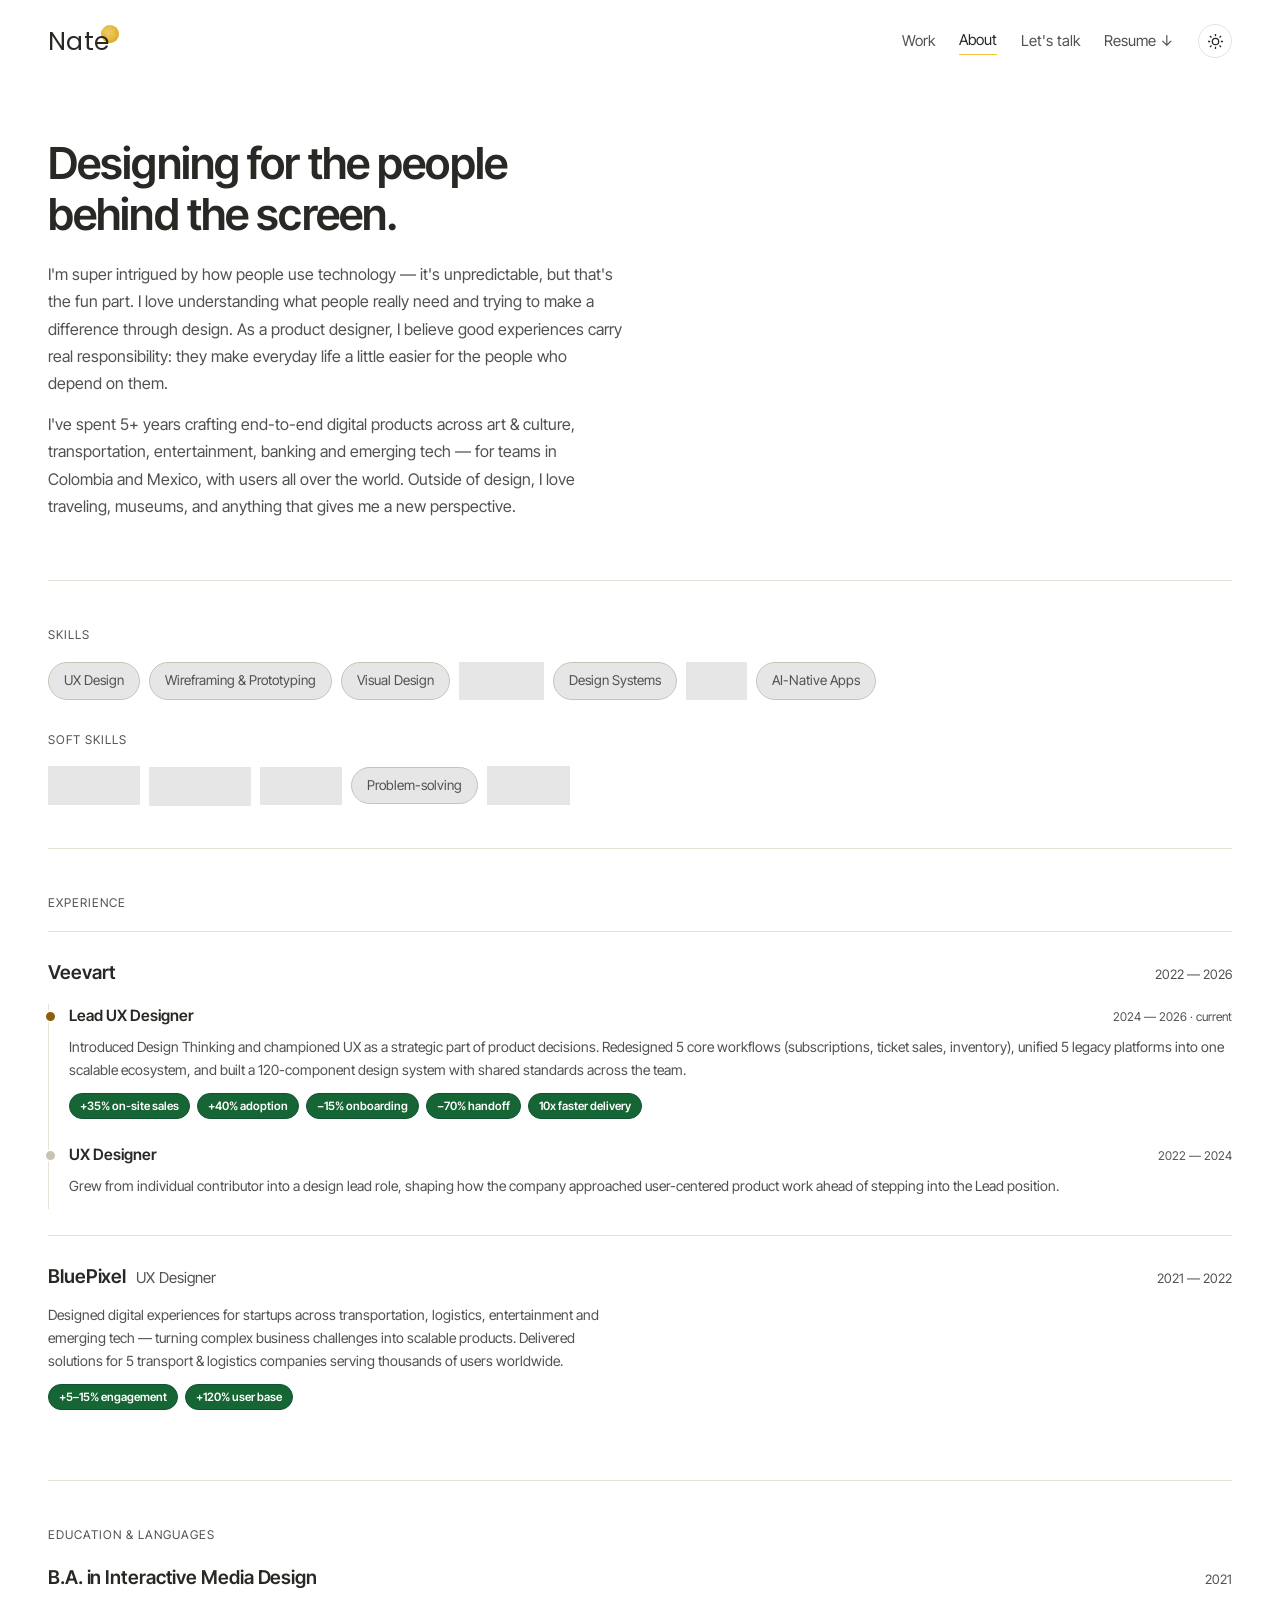
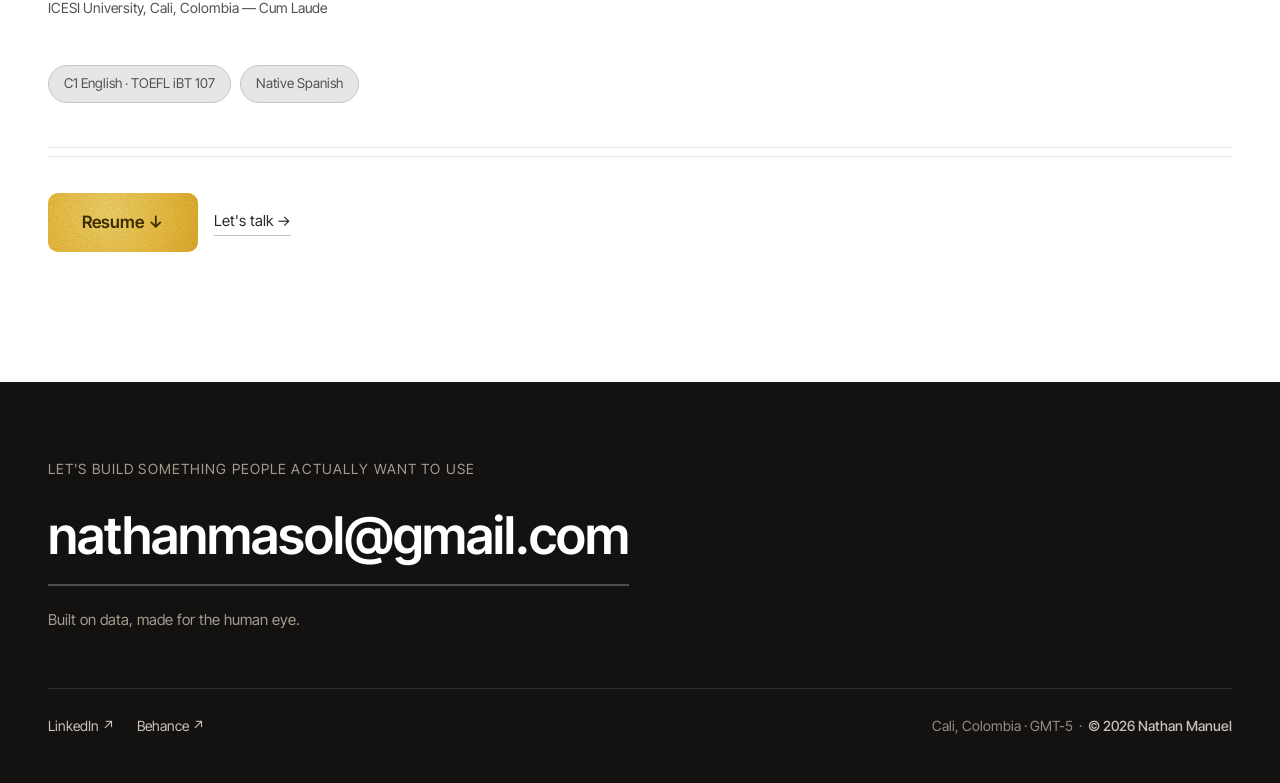
<file: uploads/about.html>
<!DOCTYPE html>
<html lang="en" data-theme="light">
<head>
<meta charset="UTF-8">
<meta name="viewport" content="width=device-width, initial-scale=1.0">
<title>About — Nathan Manuel</title>
<meta name="description" content="About Nathan Manuel (Nate) — Senior Product Designer. Background, skills, and experience across art & culture, transport, banking and emerging tech.">
<link rel="preconnect" href="https://fonts.googleapis.com">
<link rel="preconnect" href="https://fonts.gstatic.com" crossorigin>
<link href="https://fonts.googleapis.com/css2?family=Inter+Tight:ital,wght@0,400;0,500;0,600;0,700;1,500;1,600&family=Poppins:wght@400;500&display=swap" rel="stylesheet">
<style>
:root{
  --bg:#ffffff; --bg-hero:#ffffff; --bg-foot:#141210;
  --ink:#282825; --ink-soft:#52514e; --muted:#52514e; --faint:#a39c8f;
  --line:#e7e3d9; --line-soft:#f0ece3;
  --card:#ffffff;
  --border-strong:#c9c3b5;
  --menu-bg:#ffffff;--menu-border:#e0dcd1;
  --yellow:#F5C542; --yellow-deep:#8a5e0a; --yellow-tx:#3d2c00;
  --on-hero:#282825; --on-hero-soft:#52514e;
  --radius:10px; --card-radius:18px; --maxw:1400px;
}
[data-theme="dark"] .sec-meta{color:#a39c8f;}
[data-theme="dark"]{
  --bg:#141210; --bg-hero:#141210; --bg-foot:#0d0b0a;
  --ink:#f5f2ec; --ink-soft:#c8c3b8; --muted:#8f887c; --faint:#6b6459;
  --line:#2a2621; --line-soft:#221f1b;
  --card:#1c1915;
  --border-strong:#4a453d;
  --menu-bg:#231f1a;--menu-border:#3a352d;
  --yellow-deep:#F5C542;
  --on-hero:#ffffff; --on-hero-soft:rgba(255,255,255,0.6);
}
*{box-sizing:border-box;}
html{scroll-behavior:smooth;-webkit-font-smoothing:antialiased;}
@media (prefers-reduced-motion:reduce){html{scroll-behavior:auto;}*{animation-duration:.01ms!important;transition-duration:.01ms!important;}}
body{margin:0;background:var(--bg);color:var(--ink);font-family:'Inter Tight',system-ui,sans-serif;font-size:16px;line-height:1.6;transition:background .3s ease,color .3s ease;}
a{color:inherit;text-decoration:none;}
img{max-width:100%;display:block;}
:focus-visible{outline:2px solid var(--yellow-deep);outline-offset:3px;border-radius:2px;}
.wrap{max-width:var(--maxw);margin:0 auto;padding:0 48px;}

/* svg defs holder */
.defs{position:absolute;width:0;height:0;}

/* ---- Header ---- */
.site-head{display:flex;justify-content:space-between;align-items:center;padding:24px 0;}
.brand{position:relative;display:inline-block;line-height:1;font-family:'Poppins',sans-serif;font-weight:400;font-size:25px;letter-spacing:.01em;color:var(--on-hero);isolation:isolate;}
.brand .dot{position:absolute;right:-10px;top:-4px;width:18px;height:18px;z-index:0;}
.nav{display:flex;gap:24px;align-items:center;font-size:15px;}
.nav a{color:var(--on-hero-soft);transition:color .16s ease;}
.nav a:hover{color:var(--on-hero);}
.nav .talk{border-bottom:1.5px solid var(--yellow);padding-bottom:2px;color:var(--on-hero);}
.nav-links{display:flex;gap:24px;align-items:center;}
.nav-cv{display:inline-block;color:var(--on-hero-soft);transition:color .16s ease;}
.nav-cv:hover{color:var(--on-hero);}
.hamburger{display:none;flex-direction:column;gap:5px;width:40px;height:40px;border:0.5px solid var(--line);border-radius:10px;background:none;cursor:pointer;align-items:center;justify-content:center;padding:0;}
.hamburger span{display:block;width:18px;height:1.6px;background:var(--on-hero);transition:transform .22s ease,opacity .22s ease;}
.hamburger.open span:nth-child(1){transform:translateY(6.6px) rotate(45deg);}
.hamburger.open span:nth-child(2){opacity:0;}
.hamburger.open span:nth-child(3){transform:translateY(-6.6px) rotate(-45deg);}

.theme-toggle{background:none;border:0.5px solid var(--line);color:var(--on-hero);width:34px;height:34px;border-radius:50%;cursor:pointer;display:flex;align-items:center;justify-content:center;transition:background .16s ease,border-color .16s;}
.theme-toggle:hover{border-color:var(--yellow-deep);}
.theme-toggle svg{width:17px;height:17px;stroke:currentColor;fill:none;stroke-width:1.8;}
.theme-toggle .moon{display:none;}
[data-theme="dark"] .theme-toggle .sun{display:none;}
[data-theme="dark"] .theme-toggle .moon{display:block;}

/* ---- Hero ---- */
.hero-sec{background:var(--bg-hero);transition:background .3s ease;}
.hero{display:grid;grid-template-columns:1fr 340px;gap:60px;align-items:stretch;padding:56px 0 100px;}
.hero-left{min-width:0;}
.hero-portrait{position:relative;align-self:stretch;width:100%;min-height:440px;background:rgba(0,0,0,0.04);border:0.5px solid var(--line);border-radius:20px;overflow:hidden;}
.hero-portrait img{position:absolute;inset:0;width:100%;height:100%;object-fit:cover;object-position:center;}
.hero-hello{display:flex;align-items:center;gap:16px;margin-bottom:32px;}
.hero-hello span{font-size:17px;font-weight:500;color:var(--ink-soft);white-space:nowrap;}
.hero-hello .deco{flex:1;height:5px;max-width:130px;border-radius:3px;background:var(--yellow);position:relative;overflow:hidden;}
.hero-hello .deco span{position:absolute;inset:0;filter:url(#paint-line);opacity:.5;}
.hero h1{font-size:clamp(48px,6vw,92px);font-weight:700;letter-spacing:-0.03em;line-height:.92;color:var(--on-hero);margin:0 0 24px;text-transform:uppercase;}
.hero h1 em{font-style:italic;font-weight:600;}
.hero h1 em.hl{color:inherit;}
.hero .slogan{font-size:clamp(24px,3vw,32px);font-weight:600;color:var(--on-hero);margin:0 0 18px;letter-spacing:-0.02em;line-height:1.15;}
.hero .slogan .he{font-style:italic;font-weight:500;}
.hero .role{font-size:clamp(18px,2vw,21px);color:var(--ink-soft);margin:0 0 38px;line-height:1.5;}
.hero .role .rot{display:inline-block;vertical-align:bottom;overflow:hidden;height:1.5em;position:relative;}
.hero .role .rot-track{display:flex;flex-direction:column;transition:transform .5s cubic-bezier(.16,1,.3,1);}
.hero .role .rot-track > span{height:1.5em;line-height:1.5em;color:var(--on-hero);font-weight:600;white-space:nowrap;}
.hero-cta{display:flex;gap:18px;align-items:center;}
.btn-y{position:relative;overflow:hidden;display:inline-flex;align-items:center;color:var(--yellow-tx);font-size:17px;font-weight:600;padding:16px 34px;border-radius:var(--radius);transition:transform .16s ease;}
.btn-y:hover{transform:translateY(-1px);}
.btn-y .fill{position:absolute;inset:0;z-index:0;background:radial-gradient(circle at 40% 35%,#FBDB6E,#F5C542 60%,#E8B32E);}
.btn-y .tex{position:absolute;inset:0;z-index:0;filter:url(#paint-btn);opacity:.5;}
.btn-y span.t{position:relative;z-index:1;}
.link-u{font-size:16px;color:var(--on-hero);border-bottom:1.5px solid var(--line);padding-bottom:2px;transition:border-color .16s;}
.link-u:hover{border-color:var(--yellow-deep);}

[data-theme="dark"] .hero-portrait{background:rgba(255,255,255,0.05);}

/* ---- Work ---- */
.work{padding:76px 0 30px;}
.sec-head{display:flex;justify-content:space-between;align-items:baseline;margin-bottom:24px;}
.sec-label{font-size:13px;color:var(--muted);text-transform:uppercase;letter-spacing:.08em;}
.sec-meta{font-size:13px;color:#767065;}
.cards{display:flex;flex-direction:column;gap:20px;}
.card{position:relative;border-radius:var(--card-radius);overflow:hidden;height:232px;display:block;transition:transform .22s ease,box-shadow .22s ease;}
.card:hover{transform:translateY(-3px);box-shadow:0 20px 46px -20px rgba(0,0,0,.55);}
.card-img{position:absolute;inset:0;width:100%;height:100%;object-fit:cover;transition:transform .5s ease;}
.card:hover .card-img{transform:scale(1.04);}
.card-tint{position:absolute;inset:0;background:linear-gradient(to right,rgba(14,11,8,.84) 0%,rgba(14,11,8,.56) 42%,rgba(14,11,8,.12) 72%,rgba(14,11,8,0) 100%);}
.card-blur{position:absolute;inset:0;-webkit-mask:linear-gradient(to right,#000 0%,#000 26%,transparent 55%);mask:linear-gradient(to right,#000 0%,#000 26%,transparent 55%);backdrop-filter:blur(9px);-webkit-backdrop-filter:blur(9px);}
.card-body{position:relative;height:100%;display:flex;flex-direction:column;justify-content:center;padding:28px 30px;max-width:70%;}
.card-meta{display:flex;align-items:center;gap:9px;flex-wrap:wrap;font-size:12px;letter-spacing:.07em;text-transform:uppercase;color:rgba(255,255,255,.85);margin-bottom:12px;}
.card-meta .sep{opacity:.5;}
.card h3{font-size:clamp(22px,2.6vw,27px);font-weight:600;color:#fff;line-height:1.08;margin:0 0 9px;letter-spacing:-0.01em;}
.card p{font-size:14.5px;color:rgba(255,255,255,.85);margin:0 0 15px;max-width:92%;}
.metric{display:inline-flex;align-items:center;gap:7px;align-self:flex-start;background:rgba(255,255,255,.16);border:0.5px solid rgba(255,255,255,.28);backdrop-filter:blur(10px);-webkit-backdrop-filter:blur(10px);border-radius:30px;padding:6px 14px;color:#fff;font-size:13px;font-weight:500;}
.metric svg{width:15px;height:15px;stroke:currentColor;fill:none;stroke-width:2;}
.go{position:absolute;bottom:18px;right:18px;width:46px;height:46px;border-radius:50%;background:rgba(255,255,255,.18);border:0.5px solid rgba(255,255,255,.34);backdrop-filter:blur(12px);-webkit-backdrop-filter:blur(12px);display:flex;align-items:center;justify-content:center;color:#fff;transition:background .16s ease;}
.card:hover .go{background:rgba(255,255,255,.3);}
.go svg{width:20px;height:20px;stroke:currentColor;fill:none;stroke-width:2;}

/* ---- Footer ---- */
.foot-sec{background:var(--bg-foot);color:#fff;margin-top:70px;transition:background .3s ease;}
.foot-in{padding:76px 0 46px;}
.foot-cta{font-size:14px;color:#a39c8f;text-transform:uppercase;letter-spacing:.08em;margin:0 0 14px;}
.foot-email{display:inline-block;max-width:100%;font-size:clamp(22px,5.5vw,52px);font-weight:600;letter-spacing:-0.02em;color:#fff;border-bottom:2px solid rgba(255,255,255,.25);padding-bottom:6px;word-break:break-word;transition:border-color .16s ease,color .16s;}
.foot-email:hover{border-color:var(--yellow);color:var(--yellow);}
.foot-tag{font-size:15px;color:#a39c8f;margin:22px 0 0;max-width:40ch;}
.foot-bottom{display:flex;justify-content:space-between;align-items:center;flex-wrap:wrap;gap:14px;margin-top:56px;padding-top:26px;border-top:0.5px solid rgba(255,255,255,.12);font-size:14px;}
.foot-social{display:flex;gap:22px;}
.foot-social a{color:#c8c3b8;transition:color .16s ease;}
.foot-social a:hover{color:#fff;}
.foot-loc{color:#948d81;}
.foot-loc b{font-weight:500;color:#c8c3b8;}

@media (max-width:860px){
  /* Hamburguesa visible, links colapsan a menú desplegable */
  .hamburger{display:flex;}
  .nav{gap:12px;}
  .nav-links{
    position:absolute;top:72px;right:22px;left:22px;
    flex-direction:column;align-items:stretch;gap:0;
    background:var(--menu-bg);border:1px solid var(--menu-border);border-radius:16px;
    padding:8px;box-shadow:0 24px 60px -12px rgba(0,0,0,.45);
    opacity:0;visibility:hidden;transform:translateY(-8px);
    transition:opacity .2s ease,transform .2s ease,visibility .2s;
    z-index:60;
  }
  .nav-links.open{opacity:1;visibility:visible;transform:translateY(0);}
  .nav-links a{padding:13px 14px;border-radius:9px;font-size:16px;width:100%;}
  .nav-links a:hover{background:rgba(0,0,0,0.04);}
  .nav-links .talk{border-bottom:none;color:var(--on-hero);}
  .nav-cv{display:block !important;color:var(--yellow-deep);font-weight:600;border-top:0.5px solid var(--line);margin-top:4px;}
  [data-theme="dark"] .nav-links a:hover{background:rgba(255,255,255,0.06);}
}
@media (max-width:760px){
  .wrap{padding:0 22px;}
  .site-head{position:relative;}
  .hero{grid-template-columns:1fr;gap:28px;padding:24px 0 60px;text-align:center;}
  .hero-left{max-width:100%;}
  /* Foto de lado a lado (respeta márgenes del .wrap) */
  .hero-portrait{position:relative;order:2;width:100%;max-width:none;aspect-ratio:4/5;min-height:unset;height:auto;}
  /* Hello centrado */
  .hero-hello{justify-content:center;}
  .hero-hello .deco{max-width:80px;}
  /* Botones centrados */
  .hero-cta{justify-content:center;}
  .card{height:auto;min-height:250px;}
  .card-body{max-width:88%;}
  .card-tint{background:linear-gradient(to right,rgba(14,11,8,.88) 0%,rgba(14,11,8,.66) 60%,rgba(14,11,8,.34) 100%);}
  .foot-bottom{flex-direction:column;align-items:flex-start;}
}
@media (max-width:380px){
  .brand{font-size:22px;}
}

/* ---- About page specific ---- */
:root{--bg-ok:#166534;--tx-ok:#ffffff;--badge-border:#0f5132;}
[data-theme="dark"]{--bg-ok:#14532d;--tx-ok:#86efac;--badge-border:#1c6b3a;}

.about-hero{padding:56px 0 60px;border-bottom:0.5px solid var(--line);}
.about-hero h1{font-size:clamp(30px,4.2vw,44px);font-weight:600;letter-spacing:-0.02em;line-height:1.15;margin:0 0 22px;max-width:20ch;color:var(--on-hero);}
.about-hero .bio{font-size:16px;line-height:1.7;color:var(--ink-soft);max-width:64ch;margin:0 0 14px;}
.about-hero .bio:last-of-type{margin-bottom:0;}

.about-section{padding:44px 0;border-bottom:0.5px solid var(--line);}
.about-section:last-of-type{border-bottom:none;}
.about-label{font-size:12px;color:var(--muted);text-transform:uppercase;letter-spacing:.08em;margin:0 0 18px;}

.tags{display:flex;flex-wrap:wrap;gap:9px;}
.tag{font-size:13.5px;padding:7px 15px;border:0.5px solid var(--border-strong);border-radius:20px;color:var(--ink-soft);background:rgba(20,18,15,0.10);backdrop-filter:blur(10px) saturate(1.3);-webkit-backdrop-filter:blur(10px) saturate(1.3);}
[data-theme="dark"] .tag{background:rgba(255,255,255,0.14);border-color:rgba(255,255,255,0.18);}
.tags-block + .tags-block{margin-top:30px;}

.exp-company{padding:26px 0;border-top:0.5px solid var(--line);}

.exp-head{display:flex;justify-content:space-between;align-items:baseline;margin-bottom:8px;flex-wrap:wrap;gap:6px;}
.exp-head .name{font-size:19px;font-weight:600;letter-spacing:-0.005em;color:var(--on-hero);}
.exp-head .role-inline{font-size:15px;color:var(--ink-soft);margin-left:10px;font-weight:400;}
.exp-head .dates{font-size:13px;color:var(--muted);white-space:nowrap;}

.exp-timeline{padding-left:20px;border-left:1.5px solid var(--line);display:flex;flex-direction:column;gap:24px;margin-top:16px;}
.exp-role{position:relative;}
.exp-role::before{content:'';position:absolute;left:-25.5px;top:6px;width:9px;height:9px;border-radius:50%;background:var(--border-strong);border:2px solid var(--bg);}
.exp-role.current::before{background:var(--yellow-deep);}
.exp-role-head{display:flex;justify-content:space-between;align-items:baseline;margin-bottom:6px;flex-wrap:wrap;gap:4px;}
.exp-role-head .title{font-size:15.5px;font-weight:600;color:var(--on-hero);}
.exp-role-head .when{font-size:12px;color:var(--muted);white-space:nowrap;}
.exp-role p{font-size:14px;line-height:1.65;color:var(--ink-soft);margin:0 0 12px;}

.badges{display:flex;flex-wrap:wrap;gap:7px;}
.badge{font-size:11.5px;font-weight:600;padding:3px 10px;border-radius:20px;background:var(--bg-ok);color:var(--tx-ok);border:0.5px solid var(--badge-border);}

.exp-simple p{font-size:14px;line-height:1.65;color:var(--ink-soft);margin:10px 0 12px;max-width:70ch;}

.about-cta{display:flex;gap:16px;align-items:center;padding:36px 0 60px;margin-top:8px;border-top:0.5px solid var(--line);flex-wrap:wrap;}
.link-arrow{font-size:15px;color:var(--on-hero);border-bottom:1.5px solid var(--border-strong);padding-bottom:2px;transition:border-color .16s ease;}
.link-arrow:hover{border-color:var(--yellow-deep);}

@media (max-width:760px){
  .about-hero{text-align:center;padding:36px 0 44px;}
  .about-hero h1{max-width:100%;margin-left:auto;margin-right:auto;}
  .about-hero .bio{max-width:100%;text-align:left;}
  .exp-head{flex-direction:column;align-items:flex-start;}
  .about-cta{justify-content:center;}
}

</style>
</head>
<body>

<svg class="defs" aria-hidden="true"><defs>
  <radialGradient id="yg" cx="42%" cy="38%" r="70%"><stop offset="0%" stop-color="#FBDB6E"/><stop offset="60%" stop-color="#F5C542"/><stop offset="100%" stop-color="#E8B32E"/></radialGradient>
  <filter id="paint-dot"><feTurbulence type="fractalNoise" baseFrequency="0.09" numOctaves="5" seed="4" result="n"/><feColorMatrix in="n" type="matrix" values="0 0 0 0 0  0 0 0 0 0  0 0 0 0 0  0 0 0 0.5 0" result="na"/><feComposite in="na" in2="SourceGraphic" operator="in" result="d"/><feMerge><feMergeNode in="SourceGraphic"/><feMergeNode in="d"/></feMerge></filter>
  <filter id="paint-btn" x="0" y="0" width="100%" height="100%"><feTurbulence type="fractalNoise" baseFrequency="0.9" numOctaves="4" seed="4" result="n"/><feColorMatrix in="n" type="matrix" values="0 0 0 0 0  0 0 0 0 0  0 0 0 0 0  0 0 0 0.35 0"/></filter>
  <filter id="paint-line" x="0" y="0" width="100%" height="100%"><feTurbulence type="fractalNoise" baseFrequency="0.4 0.9" numOctaves="4" seed="7" result="n"/><feColorMatrix in="n" type="matrix" values="0 0 0 0 0  0 0 0 0 0  0 0 0 0 0  0 0 0 0.4 0"/></filter>
</defs></svg>

<div class="hero-sec">
  <div class="wrap">
    <header class="site-head">
      <a href="index.html" class="brand" aria-label="Nate — home"><span style="position:relative;z-index:1">Nate</span><svg class="dot" viewBox="0 0 100 100" aria-hidden="true"><circle cx="50" cy="50" r="50" fill="url(#yg)"/><g filter="url(#paint-dot)"><circle cx="50" cy="50" r="50" fill="url(#yg)" opacity="0.55"/></g></svg></a>
      <nav class="nav" aria-label="Primary">
        <div class="nav-links" id="navLinks">
          <a href="index.html#work">Work</a>
          <a href="about.html" class="talk" aria-current="page">About</a>
          <a href="mailto:nathanmasol@gmail.com">Let's talk</a>
          <a href="cv.pdf" download class="nav-cv">Resume ↓</a>
        </div>
        <button class="hamburger" id="hamburger" aria-label="Open menu" aria-expanded="false" aria-controls="navLinks">
          <span></span><span></span><span></span>
        </button>
        <button class="theme-toggle" id="themeBtn" aria-label="Toggle dark mode">
          <svg class="sun" viewBox="0 0 24 24"><circle cx="12" cy="12" r="4.5"/><path d="M12 1.5v3M12 19.5v3M4.2 4.2l2.1 2.1M17.7 17.7l2.1 2.1M1.5 12h3M19.5 12h3M4.2 19.8l2.1-2.1M17.7 6.3l2.1-2.1"/></svg>
          <svg class="moon" viewBox="0 0 24 24"><path d="M20 14.5A8 8 0 1 1 9.5 4a6.5 6.5 0 0 0 10.5 10.5z"/></svg>
        </button>
      </nav>
    </header>

    <section class="about-hero">
      <h1>Designing for the people behind the screen.</h1>
      <p class="bio">I'm super intrigued by how people use technology — it's unpredictable, but that's the fun part. I love understanding what people really need and trying to make a difference through design. As a product designer, I believe good experiences carry real responsibility: they make everyday life a little easier for the people who depend on them.</p>
      <p class="bio">I've spent 5+ years crafting end-to-end digital products across art &amp; culture, transportation, entertainment, banking and emerging tech — for teams in Colombia and Mexico, with users all over the world. Outside of design, I love traveling, museums, and anything that gives me a new perspective.</p>
    </section>
  </div>
</div>

<main>
<div class="wrap">

  <section class="about-section">
    <div class="tags-block">
      <p class="about-label">Skills</p>
      <div class="tags">
        <span class="tag">UX Design</span>
        <span class="tag">Wireframing &amp; Prototyping</span>
        <span class="tag">Visual Design</span>
        <span class="tag">Research</span>
        <span class="tag">Design Systems</span>
        <span class="tag">Agile</span>
        <span class="tag">AI-Native Apps</span>
      </div>
    </div>
    <div class="tags-block">
      <p class="about-label">Soft skills</p>
      <div class="tags">
        <span class="tag">Teamwork</span>
        <span class="tag">Adaptability</span>
        <span class="tag">Curiosity</span>
        <span class="tag">Problem-solving</span>
        <span class="tag">Empathy</span>
      </div>
    </div>
  </section>

  <section class="about-section">
    <p class="about-label">Experience</p>

    <div class="exp-company">
      <div class="exp-head">
        <span class="name">Veevart</span>
        <span class="dates">2022 — 2026</span>
      </div>
      <div class="exp-timeline">
        <div class="exp-role current">
          <div class="exp-role-head">
            <span class="title">Lead UX Designer</span>
            <span class="when">2024 — 2026 · current</span>
          </div>
          <p>Introduced Design Thinking and championed UX as a strategic part of product decisions. Redesigned 5 core workflows (subscriptions, ticket sales, inventory), unified 5 legacy platforms into one scalable ecosystem, and built a 120-component design system with shared standards across the team.</p>
          <div class="badges">
            <span class="badge">+35% on-site sales</span>
            <span class="badge">+40% adoption</span>
            <span class="badge">−15% onboarding</span>
            <span class="badge">−70% handoff</span>
            <span class="badge">10x faster delivery</span>
          </div>
        </div>
        <div class="exp-role">
          <div class="exp-role-head">
            <span class="title">UX Designer</span>
            <span class="when">2022 — 2024</span>
          </div>
          <p>Grew from individual contributor into a design lead role, shaping how the company approached user-centered product work ahead of stepping into the Lead position.</p>
        </div>
      </div>
    </div>

    <div class="exp-company exp-simple">
      <div class="exp-head">
        <span><span class="name">BluePixel</span><span class="role-inline">UX Designer</span></span>
        <span class="dates">2021 — 2022</span>
      </div>
      <p>Designed digital experiences for startups across transportation, logistics, entertainment and emerging tech — turning complex business challenges into scalable products. Delivered solutions for 5 transport &amp; logistics companies serving thousands of users worldwide.</p>
      <div class="badges">
        <span class="badge">+5–15% engagement</span>
        <span class="badge">+120% user base</span>
      </div>
    </div>
  </section>

  <section class="about-section">
    <p class="about-label">Education &amp; languages</p>
    <div class="exp-company" style="border-top:none;padding-top:0;">
      <div class="exp-head" style="margin-bottom:4px;">
        <span class="name">B.A. in Interactive Media Design</span>
        <span class="dates">2021</span>
      </div>
      <p style="font-size:14px;color:var(--ink-soft);margin:0;">ICESI University, Cali, Colombia — Cum Laude</p>
    </div>
    <div class="tags" style="margin-top:20px;">
      <span class="tag">C1 English · TOEFL iBT 107</span>
      <span class="tag">Native Spanish</span>
    </div>
  </section>

  <section class="about-cta">
    <a href="cv.pdf" download class="btn-y"><span class="fill"></span><span class="tex"></span><span class="t">Resume ↓</span></a>
    <a href="mailto:nathanmasol@gmail.com" class="link-arrow">Let's talk →</a>
  </section>

</div>
</main>

<div class="foot-sec" id="contact">
  <div class="wrap">
    <div class="foot-in">
      <p class="foot-cta">Let's build something people actually want to use</p>
      <a href="mailto:nathanmasol@gmail.com" class="foot-email">nathanmasol@gmail.com</a>
      <p class="foot-tag">Built on data, made for the human eye.</p>
      <div class="foot-bottom">
        <div class="foot-social">
          <a href="https://www.linkedin.com/in/nathanmanuelux/" target="_blank" rel="noopener">LinkedIn ↗</a>
          <a href="https://www.behance.net/nathanmanuel" target="_blank" rel="noopener">Behance ↗</a>
        </div>
        <div class="foot-loc">Cali, Colombia · GMT-5 &nbsp;·&nbsp; <b>© <span id="yr"></span> Nathan Manuel</b></div>
      </div>
    </div>
  </div>
</div>

<script>
(function(){
  var root=document.documentElement, btn=document.getElementById('themeBtn');
  var saved=null; try{saved=localStorage.getItem('theme');}catch(e){}
  if(saved){root.setAttribute('data-theme',saved);}
  else if(window.matchMedia&&window.matchMedia('(prefers-color-scheme: dark)').matches){root.setAttribute('data-theme','dark');}
  btn.addEventListener('click',function(){
    var cur=root.getAttribute('data-theme')==='dark'?'light':'dark';
    root.setAttribute('data-theme',cur);
    try{localStorage.setItem('theme',cur);}catch(e){}
  });
  document.getElementById('yr').textContent=new Date().getFullYear();
  // rotating discipline — slot machine (push up)
  var track=document.getElementById('rotTrack');
  var reduce=window.matchMedia&&window.matchMedia('(prefers-reduced-motion: reduce)').matches;
  if(track&&!reduce){
    var idx=0, total=3;
    setInterval(function(){
      idx++;
      track.style.transition='transform 1.5s cubic-bezier(.16,1,.3,1)';
      track.style.transform='translateY(-'+(idx*1.5)+'em)';
      if(idx===total){
        setTimeout(function(){
          track.style.transition='none';
          track.style.transform='translateY(0)';
          idx=0;
        },1500);
      }
    },2000);
  }

  // hamburger menu
  var burger=document.getElementById('hamburger'), navLinks=document.getElementById('navLinks');
  if(burger&&navLinks){
    burger.addEventListener('click',function(){
      var open=navLinks.classList.toggle('open');
      burger.classList.toggle('open',open);
      burger.setAttribute('aria-expanded',String(open));
      burger.setAttribute('aria-label',open?'Close menu':'Open menu');
    });
    navLinks.querySelectorAll('a').forEach(function(a){
      a.addEventListener('click',function(){
        navLinks.classList.remove('open');burger.classList.remove('open');
        burger.setAttribute('aria-expanded','false');
      });
    });
  }
})();
</script>
</body>
</html>
</file>
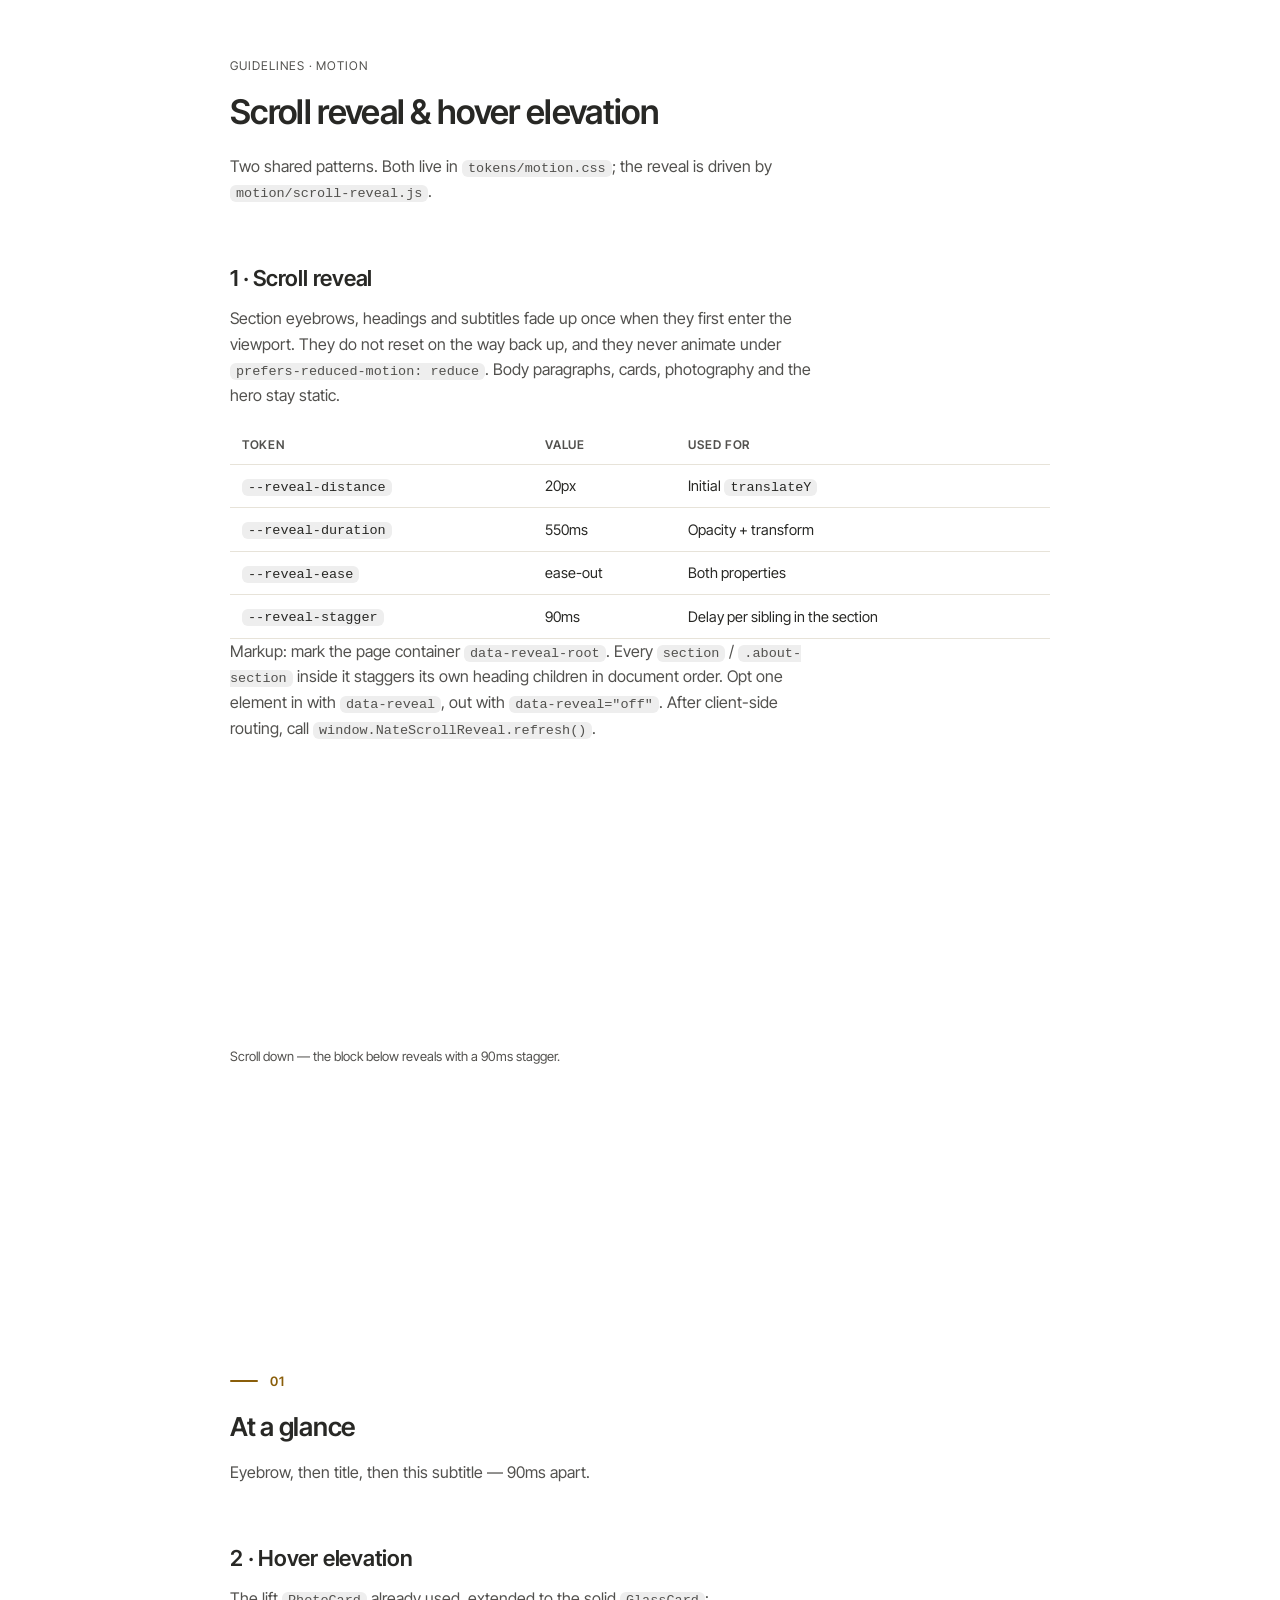
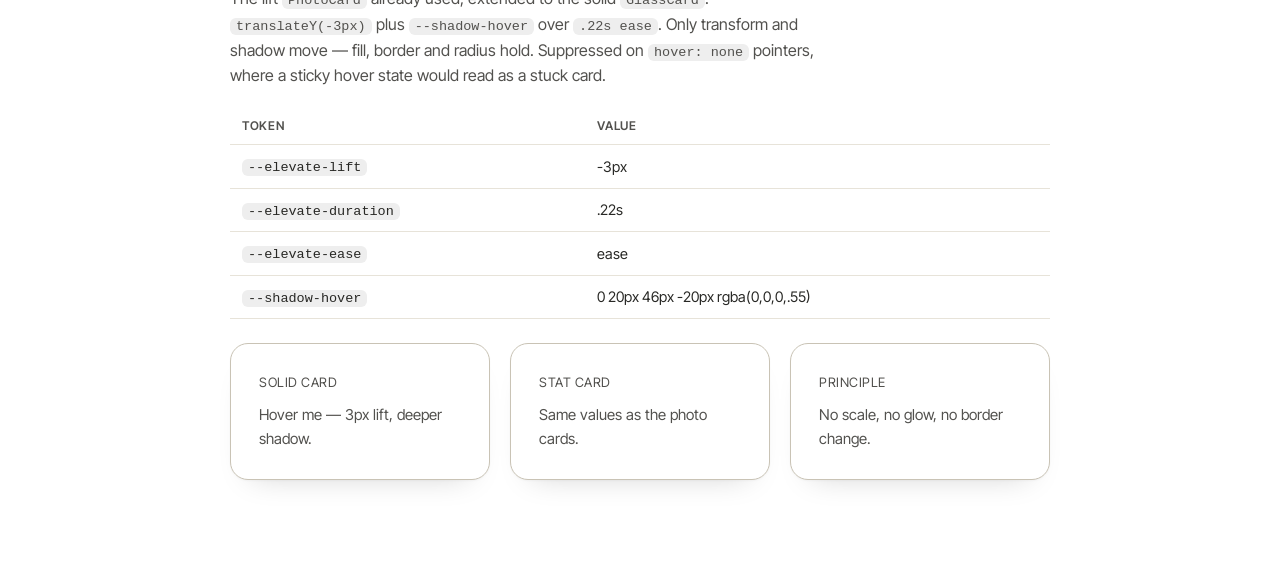
<file: _ds/nate-portfolio-design-system-06e99470-3ceb-439d-9770-197fb0e7a37b/guidelines/motion-patterns.html>
<!DOCTYPE html>
<!-- @dsCard name="Motion — scroll reveal & hover elevation" group="guidelines" viewport="1200x760" -->
<html lang="en" data-theme="light">
<head>
<meta charset="UTF-8">
<meta name="viewport" content="width=device-width, initial-scale=1.0">
<title>Motion patterns — Nate Portfolio Design System</title>
<link rel="stylesheet" href="../styles.css">
<script src="../motion/scroll-reveal.js"></script>
<style>
  body{margin:0;background:var(--bg);color:var(--ink);font-family:'Inter Tight',system-ui,sans-serif;font-size:16px;line-height:1.6;}
  .wrap{max-width:900px;margin:0 auto;padding:56px 40px 96px;}
  .doc-label{font-size:12px;text-transform:uppercase;letter-spacing:.08em;color:var(--muted);margin:0 0 10px;}
  h1{font-size:34px;font-weight:600;letter-spacing:-.02em;margin:0 0 14px;}
  h2{font-size:22px;font-weight:600;letter-spacing:-.01em;margin:56px 0 10px;}
  p{color:var(--ink-soft);max-width:66ch;}
  code{font-family:ui-monospace,SFMono-Regular,Menlo,monospace;font-size:13.5px;background:rgba(20,18,15,.07);border-radius:6px;padding:1px 6px;}
  [data-theme="dark"] code{background:rgba(255,255,255,.1);}
  table{border-collapse:collapse;width:100%;margin-top:18px;font-size:14.5px;}
  th,td{text-align:left;padding:9px 12px;border-bottom:.5px solid var(--line);}
  th{font-size:12px;text-transform:uppercase;letter-spacing:.06em;color:var(--muted);font-weight:600;}
  .demo{display:grid;grid-template-columns:repeat(3,minmax(0,1fr));gap:20px;margin-top:24px;}
  .glass-card{background:var(--card);border:.5px solid var(--border-strong);border-radius:var(--card-radius,18px);padding:28px;box-shadow:var(--shadow-elevation);}
  .card-eyebrow{font-size:13px;text-transform:uppercase;letter-spacing:.04em;color:var(--muted);margin-bottom:10px;}
  .card-desc{font-size:15px;color:var(--ink-soft);}
  .spacer{height:70vh;display:flex;align-items:center;font-size:13px;color:var(--muted);}
  .section-eyebrow{display:flex;align-items:center;gap:12px;margin:0 0 14px;}
  .section-eyebrow .rule{width:28px;height:2px;background:var(--yellow-deep);border-radius:2px;}
  .section-eyebrow .num{font-size:13px;font-weight:600;color:var(--yellow-deep);letter-spacing:.04em;}
  .section-title{font-size:26px;font-weight:600;letter-spacing:-.01em;margin:0 0 12px;}
</style>
</head>
<body data-reveal-root>
<div class="wrap">
  <p class="doc-label">Guidelines · Motion</p>
  <h1>Scroll reveal &amp; hover elevation</h1>
  <p>Two shared patterns. Both live in <code>tokens/motion.css</code>; the reveal is driven by <code>motion/scroll-reveal.js</code>.</p>

  <h2>1 · Scroll reveal</h2>
  <p>Section eyebrows, headings and subtitles fade up once when they first enter the viewport. They do not reset on the way back up, and they never animate under <code>prefers-reduced-motion: reduce</code>. Body paragraphs, cards, photography and the hero stay static.</p>
  <table>
    <tr><th>Token</th><th>Value</th><th>Used for</th></tr>
    <tr><td><code>--reveal-distance</code></td><td>20px</td><td>Initial <code>translateY</code></td></tr>
    <tr><td><code>--reveal-duration</code></td><td>550ms</td><td>Opacity + transform</td></tr>
    <tr><td><code>--reveal-ease</code></td><td>ease-out</td><td>Both properties</td></tr>
    <tr><td><code>--reveal-stagger</code></td><td>90ms</td><td>Delay per sibling in the section</td></tr>
  </table>
  <p>Markup: mark the page container <code>data-reveal-root</code>. Every <code>section</code> / <code>.about-section</code> inside it staggers its own heading children in document order. Opt one element in with <code>data-reveal</code>, out with <code>data-reveal="off"</code>. After client-side routing, call <code>window.NateScrollReveal.refresh()</code>.</p>

  <div class="spacer">Scroll down — the block below reveals with a 90ms stagger.</div>

  <section>
    <div class="section-eyebrow"><span class="rule"></span><span class="num">01</span></div>
    <h3 class="section-title">At a glance</h3>
    <p class="body-text">Eyebrow, then title, then this subtitle — 90ms apart.</p>
  </section>

  <h2>2 · Hover elevation</h2>
  <p>The lift <code>PhotoCard</code> already used, extended to the solid <code>GlassCard</code>: <code>translateY(-3px)</code> plus <code>--shadow-hover</code> over <code>.22s ease</code>. Only transform and shadow move — fill, border and radius hold. Suppressed on <code>hover: none</code> pointers, where a sticky hover state would read as a stuck card.</p>
  <table>
    <tr><th>Token</th><th>Value</th></tr>
    <tr><td><code>--elevate-lift</code></td><td>-3px</td></tr>
    <tr><td><code>--elevate-duration</code></td><td>.22s</td></tr>
    <tr><td><code>--elevate-ease</code></td><td>ease</td></tr>
    <tr><td><code>--shadow-hover</code></td><td>0 20px 46px -20px rgba(0,0,0,.55)</td></tr>
  </table>
  <div class="demo">
    <div class="glass-card"><div class="card-eyebrow">Solid card</div><div class="card-desc">Hover me — 3px lift, deeper shadow.</div></div>
    <div class="glass-card"><div class="card-eyebrow">Stat card</div><div class="card-desc">Same values as the photo cards.</div></div>
    <div class="glass-card"><div class="card-eyebrow">Principle</div><div class="card-desc">No scale, no glow, no border change.</div></div>
  </div>
</div>
</body>
</html>
</file>
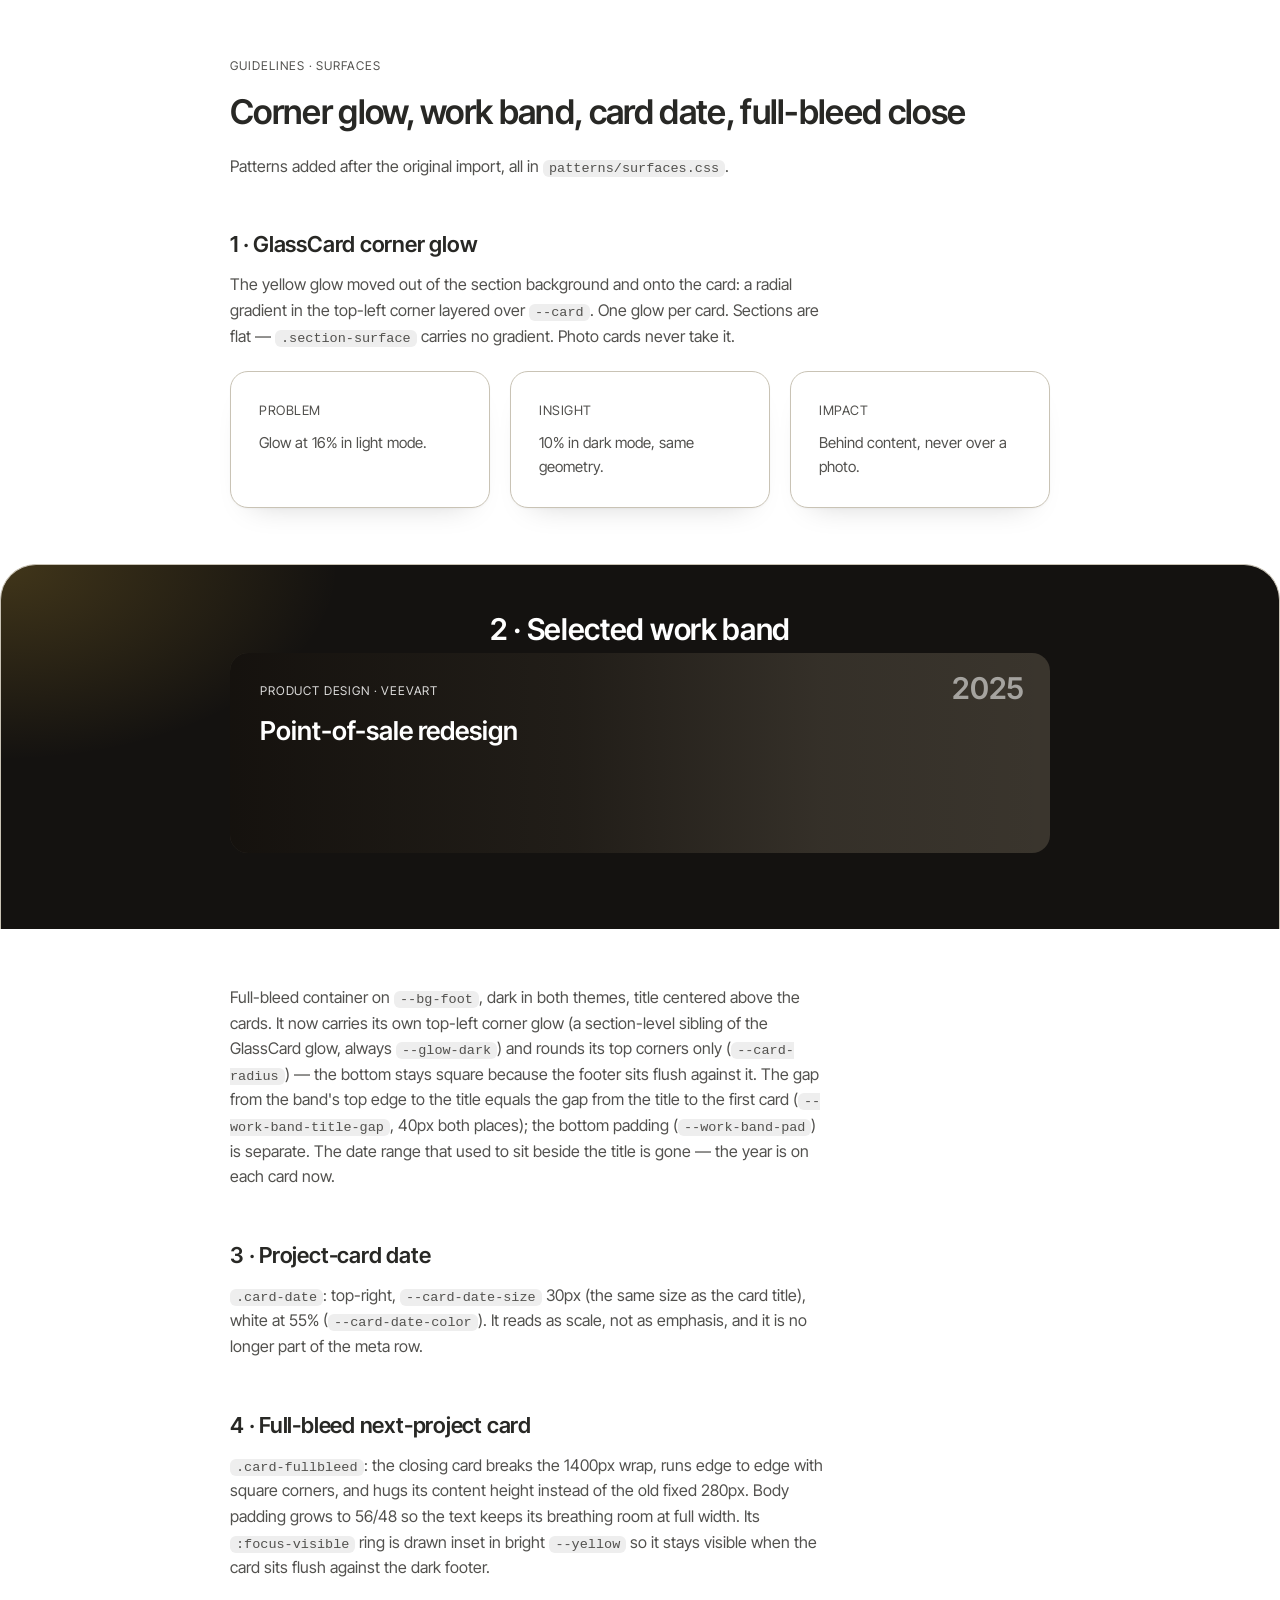
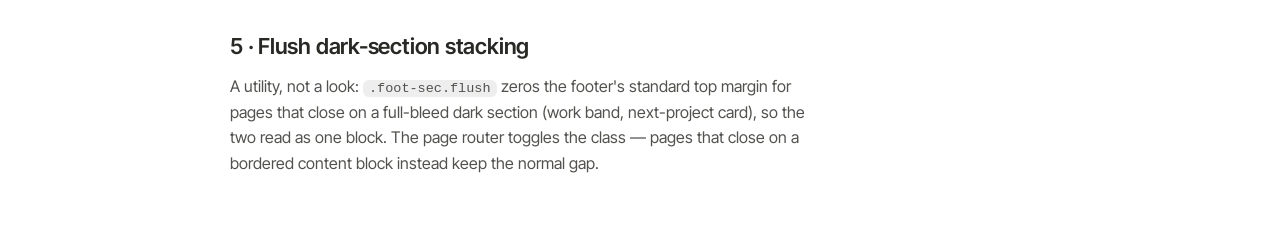
<file: _ds/nate-portfolio-design-system-06e99470-3ceb-439d-9770-197fb0e7a37b/guidelines/surface-patterns.html>
<!DOCTYPE html>
<!-- @dsCard name="Surfaces — glow, work band, card date, full-bleed" group="guidelines" viewport="1240x900" -->
<html lang="en" data-theme="light">
<head>
<meta charset="UTF-8">
<meta name="viewport" content="width=device-width, initial-scale=1.0">
<title>Surface patterns — Nate Portfolio Design System</title>
<link rel="stylesheet" href="../styles.css">
<style>
  body{margin:0;background:var(--bg);color:var(--ink);font-family:'Inter Tight',system-ui,sans-serif;font-size:16px;line-height:1.6;}
  .wrap{max-width:900px;margin:0 auto;padding:56px 40px;}
  .doc-label{font-size:12px;text-transform:uppercase;letter-spacing:.08em;color:var(--muted);margin:0 0 10px;}
  h1{font-size:34px;font-weight:600;letter-spacing:-.02em;margin:0 0 14px;}
  h2{font-size:22px;font-weight:600;letter-spacing:-.01em;margin:48px 0 10px;}
  p{color:var(--ink-soft);max-width:66ch;}
  code{font-family:ui-monospace,SFMono-Regular,Menlo,monospace;font-size:13.5px;background:rgba(20,18,15,.07);border-radius:6px;padding:1px 6px;}
  [data-theme="dark"] code{background:rgba(255,255,255,.1);}
  .demo{display:grid;grid-template-columns:repeat(3,minmax(0,1fr));gap:20px;margin-top:22px;}
  .glass-card{border:.5px solid var(--border-strong);border-radius:18px;padding:28px;box-shadow:var(--shadow-elevation);position:relative;}
  .card-eyebrow{font-size:13px;text-transform:uppercase;letter-spacing:.04em;color:var(--muted);margin-bottom:10px;}
  .card-desc{font-size:15px;color:var(--ink-soft);}
  .photo-card{position:relative;height:200px;border-radius:18px;overflow:hidden;background:#3a352d;}
  .photo-card .tint{position:absolute;inset:0;background:linear-gradient(to right,rgba(14,11,8,.84) 0%,rgba(14,11,8,.56) 42%,rgba(14,11,8,.12) 72%,rgba(14,11,8,0) 100%);}
  .photo-card .body{position:relative;padding:28px 30px;}
  .photo-card .meta{font-size:12px;letter-spacing:.07em;text-transform:uppercase;color:rgba(255,255,255,.85);margin-bottom:10px;}
  .photo-card h3{margin:0;font-size:26px;color:#fff;font-weight:600;}
  .band-demo{margin-top:22px;}
</style>
</head>
<body>
<div class="wrap">
  <p class="doc-label">Guidelines · Surfaces</p>
  <h1>Corner glow, work band, card date, full-bleed close</h1>
  <p>Patterns added after the original import, all in <code>patterns/surfaces.css</code>.</p>

  <h2>1 · GlassCard corner glow</h2>
  <p>The yellow glow moved out of the section background and onto the card: a radial gradient in the top-left corner layered over <code>--card</code>. One glow per card. Sections are flat — <code>.section-surface</code> carries no gradient. Photo cards never take it.</p>
  <div class="demo">
    <div class="glass-card"><div class="card-eyebrow">Problem</div><div class="card-desc">Glow at 16% in light mode.</div></div>
    <div class="glass-card"><div class="card-eyebrow">Insight</div><div class="card-desc">10% in dark mode, same geometry.</div></div>
    <div class="glass-card"><div class="card-eyebrow">Impact</div><div class="card-desc">Behind content, never over a photo.</div></div>
  </div>
</div>

<div class="work-band">
  <div class="work-band-in">
    <div class="wrap" style="padding-top:0;padding-bottom:0">
      <h2 class="work-band-title" style="margin-top:0">2 · Selected work band</h2>
      <div class="photo-card card-fullbleed" style="border-radius:18px">
        <div class="tint"></div>
        <span class="card-date">2025</span>
        <div class="body">
          <div class="meta">Product Design · Veevart</div>
          <h3>Point-of-sale redesign</h3>
        </div>
      </div>
    </div>
  </div>
</div>

<div class="wrap">
  <p>Full-bleed container on <code>--bg-foot</code>, dark in both themes, title centered above the cards. It now carries its own top-left corner glow (a section-level sibling of the GlassCard glow, always <code>--glow-dark</code>) and rounds its top corners only (<code>--card-radius</code>) — the bottom stays square because the footer sits flush against it. The gap from the band's top edge to the title equals the gap from the title to the first card (<code>--work-band-title-gap</code>, 40px both places); the bottom padding (<code>--work-band-pad</code>) is separate. The date range that used to sit beside the title is gone — the year is on each card now.

  <h2>3 · Project-card date</h2>
  <p><code>.card-date</code>: top-right, <code>--card-date-size</code> 30px (the same size as the card title), white at 55% (<code>--card-date-color</code>). It reads as scale, not as emphasis, and it is no longer part of the meta row.</p>

  <h2>4 · Full-bleed next-project card</h2>
  <p><code>.card-fullbleed</code>: the closing card breaks the 1400px wrap, runs edge to edge with square corners, and hugs its content height instead of the old fixed 280px. Body padding grows to 56/48 so the text keeps its breathing room at full width. Its <code>:focus-visible</code> ring is drawn inset in bright <code>--yellow</code> so it stays visible when the card sits flush against the dark footer.</p>

  <h2>5 · Flush dark-section stacking</h2>
  <p>A utility, not a look: <code>.foot-sec.flush</code> zeros the footer's standard top margin for pages that close on a full-bleed dark section (work band, next-project card), so the two read as one block. The page router toggles the class — pages that close on a bordered content block instead keep the normal gap.</p>
</div>
</body>
</html>
</file>
<file: _ds/nate-portfolio-design-system-06e99470-3ceb-439d-9770-197fb0e7a37b/styles.css>
@import "tokens/fonts.css";
@import "tokens/colors.css";
@import "tokens/typography.css";
@import "tokens/spacing.css";
@import "tokens/radius.css";
@import "tokens/shadow.css";
@import "tokens/base.css";
@import "tokens/motion.css";
@import "patterns/surfaces.css";
</file>
